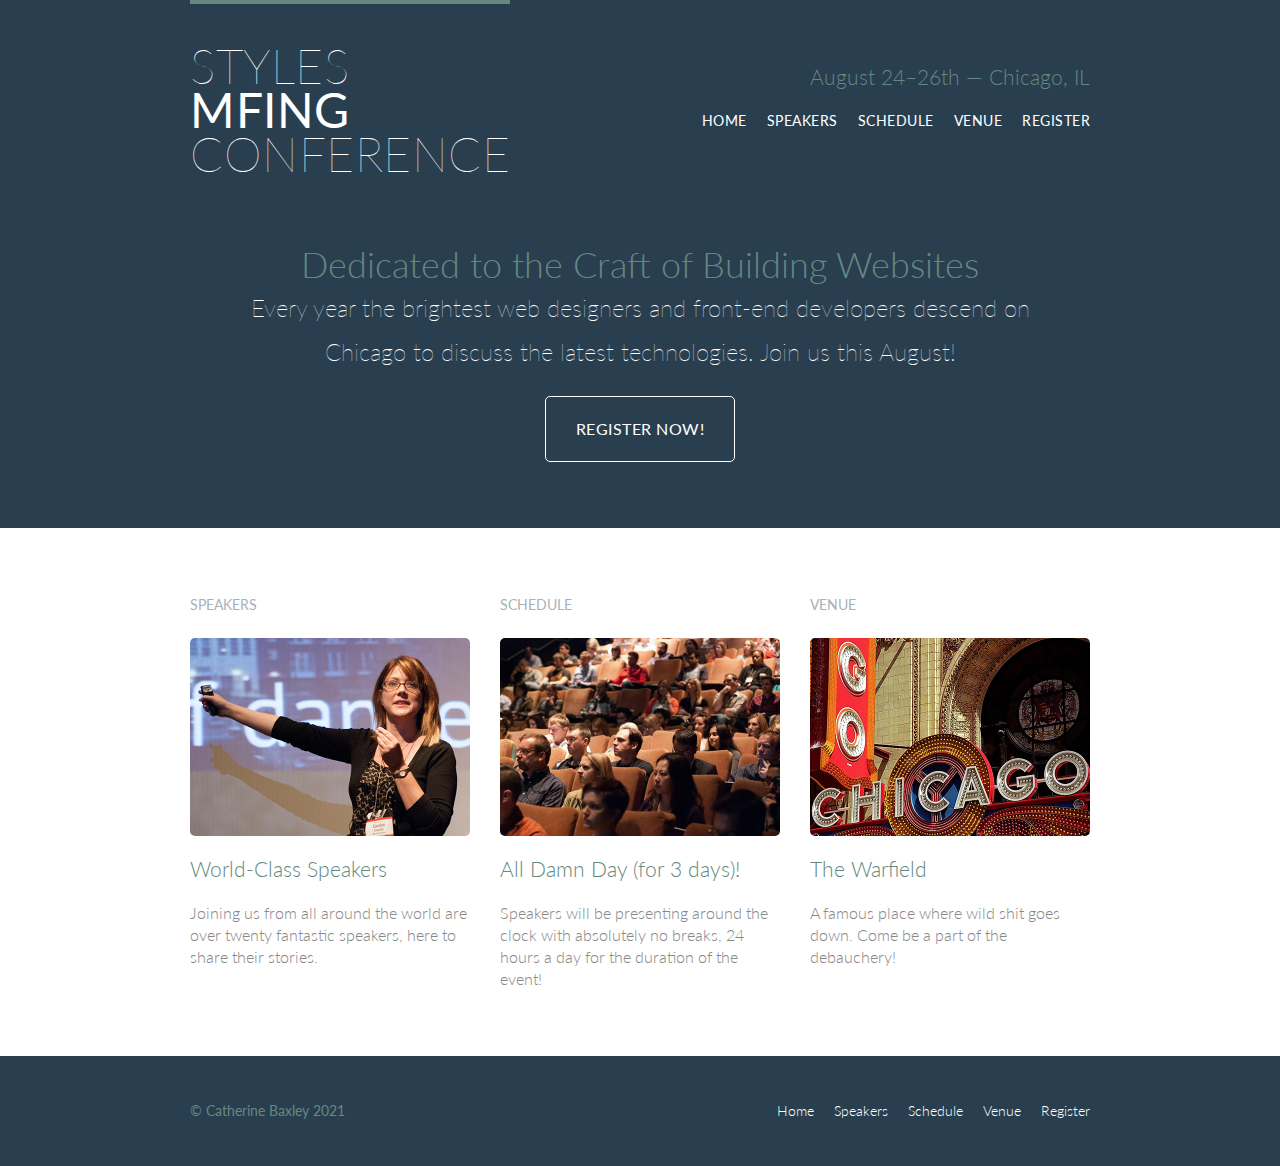
<file: styles- conference/index.html>
<!DOCTYPE HTML>
<html lang="en">

  <head>
    <meta charset="utf-8">
    <title>Styles Conference</title>
    <link rel="stylesheet" href="assets/stylesheets/main.css">
    <link rel="stylesheet" href="http://fonts.googleapis.com/css?family=Lato:100,300,400">
  </head>

  <body>

    <!-- Header -->

    <header class="primary-header container group">

      <h1 class="logo">
        <a href="index.html">Styles<br><strong>MFing</strong><br>Conference</a>
      </h1>

      <h3 class="tagline">August 24&ndash;26th &mdash; Chicago, IL</h3>

      <nav class="nav primary-nav">
        <ul>
          <li><a href="index.html">Home</a></li><!--
          --><li><a href="speakers.html">Speakers</a></li><!--
          --><li><a href="schedule.html">Schedule</a></li><!--
          --><li><a href="venue.html">Venue</a></li><!--
          --><li><a href="register.html">Register</a></li>
        </ul>
      </nav>

    </header>

    <!-- Hero -->

    <section class="hero container">

      <h2>Dedicated to the Craft of Building Websites</h2>

      <p>Every year the brightest web designers and front-end developers descend on Chicago to discuss the latest technologies. Join us this August!</p>

      <a href=register.html class="btn btn-alt">Register Now!</a>

    </section>

    <!-- Teasers -->

        <section class="row">
          <div class="grid">

            <!-- Speakers -->

            <section class="teaser col-1-3">
              <h5>Speakers</h5>
              <a href="speakers.html">
                <img src="assets/images/home/speakers.jpg" alt="Professional Speaker">
                <h3>World-Class Speakers</h3>
              </a>
              <p>Joining us from all around the world are over twenty fantastic speakers, here to share their stories.</p>
            </section><!--

              Schedule

            --><section class="teaser col-1-3">
              <h5>Schedule</h5>
              <a href="schedule.html">
                <img src="assets/images/home/schedule.jpg" alt="Conference Schedule">
                <h3>All Damn Day (for 3 days)!</h3>
              </a>
              <p>Speakers will be presenting around the clock with absolutely no breaks, 24 hours a day for the duration of the event!</p>
            </section><!--

              Venue

            --><section class="teaser col-1-3">
              <h5>Venue</h5>
              <a href="speakers.html">
                <img src="assets/images/home/venue.jpg" alt="Conference Venue">
                <h3>The Warfield</h3>
              </a>
              <p>A famous place where wild shit goes down. Come be a part of the debauchery!</p>
            </section>

          </div>
        </section>

        <!-- Footer -->

      <footer class="primary-footer container group">

        <small>&copy; Catherine Baxley 2021</small>

        <nav class="nav">
          <ul>
            <li><a href="index.html">Home</a></li><!--
            --><li><a href="speakers.html">Speakers</a></li><!--
            --><li><a href="schedule.html">Schedule</a></li><!--
            --><li><a href="venue.html">Venue</a></li><!--
            --><li><a href="register.html">Register</a></li>
          </ul>
        </nav>

      </footer>

  </body>
</html>
</file>
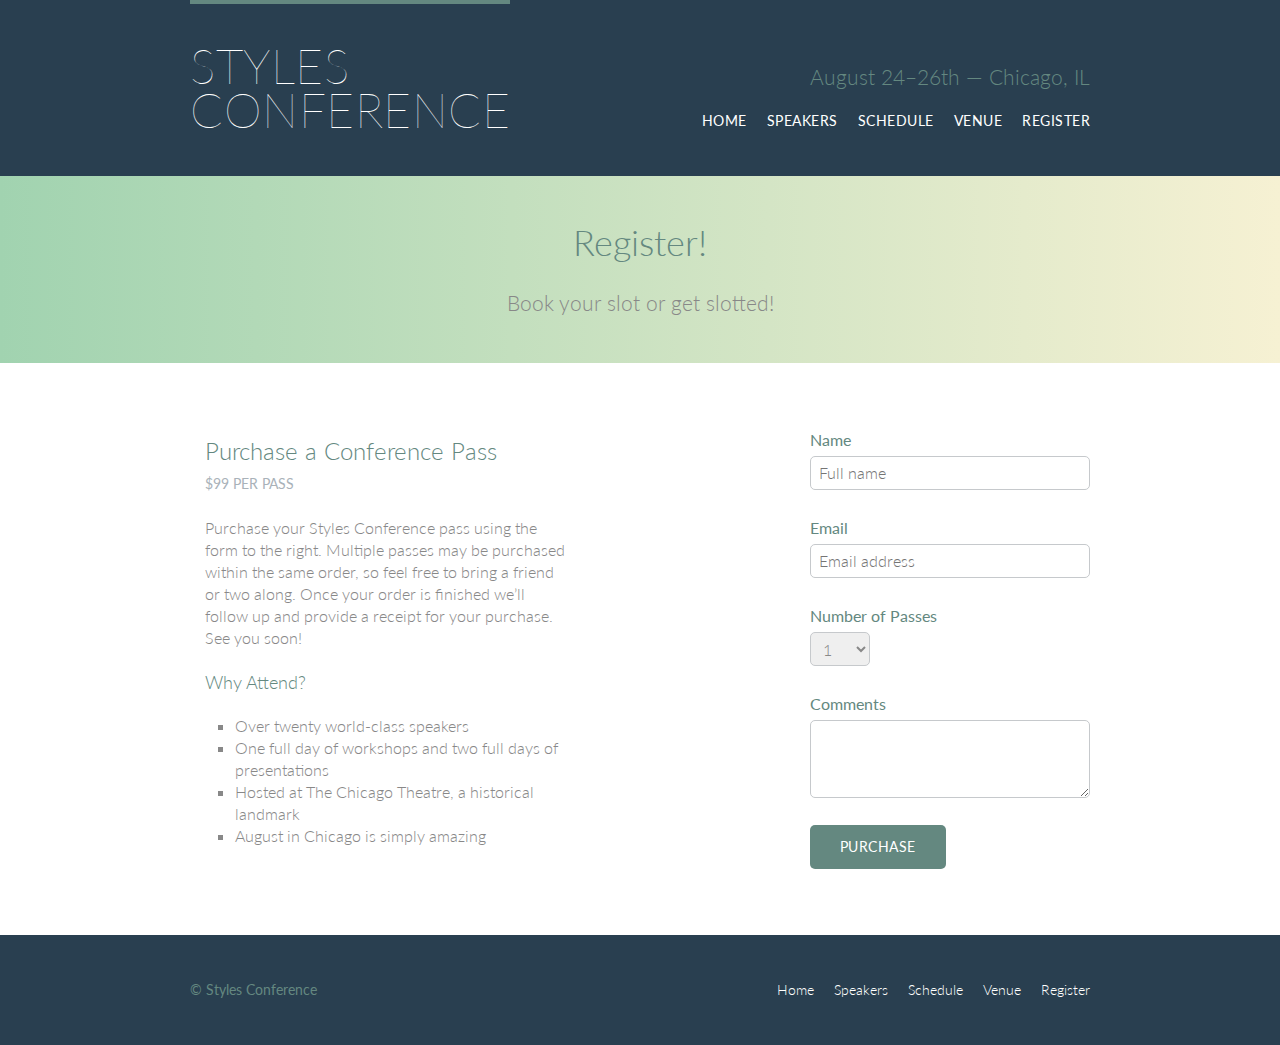
<file: styles- conference/register.html>
<!DOCTYPE HTML>
<html lang="en">

  <head>
    <meta charset="utf-8">
    <title>Styles Conference</title>
    <link rel="stylesheet" href="assets/stylesheets/main.css">
    <link rel="stylesheet"
  href="http://fonts.googleapis.com/css?family=Lato:100,300,400">
  </head>

  <body>

    <!-- Header -->

    <header class="primary-header container group">

      <h1 class="logo">
        <a href="index.html">Styles<br>Conference</a>
      </h1>

      <h3 class="tagline">August 24&ndash;26th &mdash; Chicago, IL</h3>

      <nav class="nav primary-nav">
        <ul>
          <li><a href="index.html">Home</a></li><!--
          --><li><a href="speakers.html">Speakers</a></li><!--
          --><li><a href="schedule.html">Schedule</a></li><!--
          --><li><a href="venue.html">Venue</a></li><!--
          --><li><a href="register.html">Register</a></li>
        </ul>
      </nav>

    </header>

    <!-- Lead -->

    <section class="row-alt">
      <div class="lead container">

        <h1>Register!</h1>

        <p>Book your slot or get slotted!</p>

      </div>
    </section>

    <section class="row">
      <div class="grid">
        <section class="col-2-3">
          <section class="col-2-3">

            <h2>Purchase a Conference Pass</h2>
            <h5>$99 per Pass</h5>

            <p>Purchase your Styles Conference pass using the form to the right. Multiple passes may be purchased within the same order, so feel free to bring a friend or two along. Once your order is finished we&#8217;ll follow up and provide a receipt for your purchase. See you soon!</p>

            <h4>Why Attend?</h4>

            <ul class="why-attend">
            <li>Over twenty world-class speakers</li>
              <li>One full day of workshops and two full days of presentations</li>
              <li>Hosted at The Chicago Theatre, a historical landmark</li>
              <li>August in Chicago is simply amazing</li>
            </ul>

          </section>
        </section><!--

        --><form class="col-1-3" action="#" method="post">

          <fieldset class="register-group">

            <label>
              Name
              <input type="text" name="name" placeholder="Full name" required>
            </label>

            <label>
              Email
              <input type="email" name="email" placeholder="Email address" required>
            </label>

            <label>
              Number of Passes
              <select name="quantity" required>
                <option value="1" selected>1</option>
                <option value="2">2</option>
                <option value="3">3</option>
                <option value="4">4</option>
                <option value="5">5</option>
              </select>
            </label>

            <label>
              Comments
              <textarea name="comments"></textarea>
            </label>

          </fieldset>

          <input class="btn btn-default" type="submit" name="submit" value="Purchase">

        </form>

      </div>
    </section>


    <!-- Footer -->

    <footer class="primary-footer container group">

      <small>&copy; Styles Conference</small>

      <nav class="nav">
        <ul>
          <li><a href="index.html">Home</a></li><!--
          --><li><a href="speakers.html">Speakers</a></li><!--
          --><li><a href="schedule.html">Schedule</a></li><!--
          --><li><a href="venue.html">Venue</a></li><!--
          --><li><a href="register.html">Register</a></li>
        </ul>
      </nav>

    </footer>

</body>
</html>
</file>
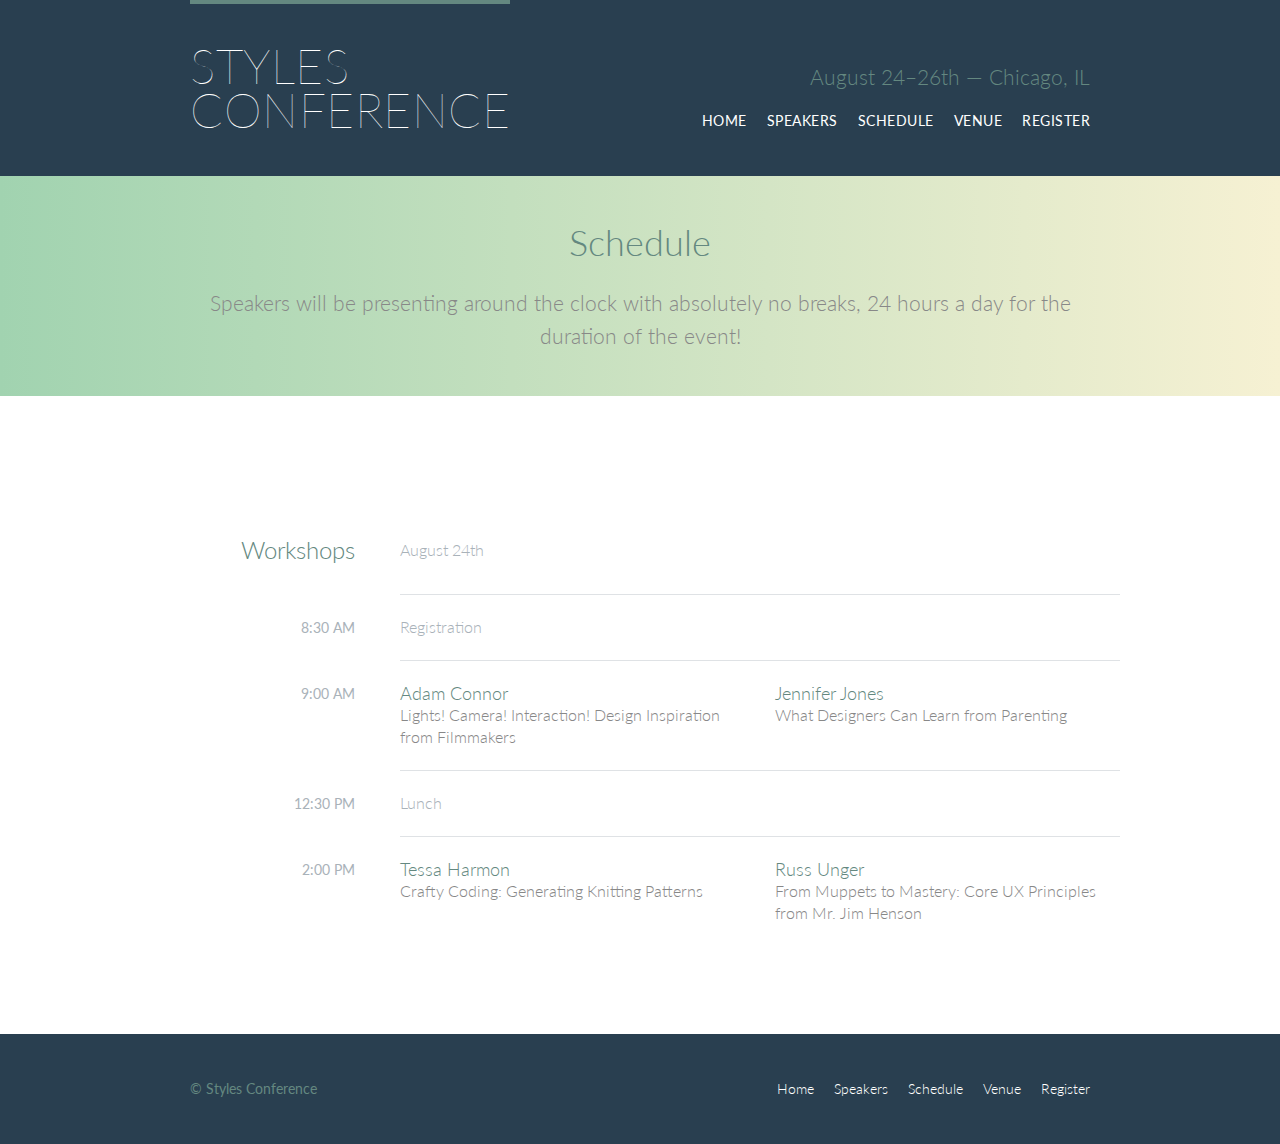
<file: styles- conference/schedule.html>
<!DOCTYPE HTML>
<html lang="en">

  <head>
    <meta charset="utf-8">
    <title>Styles Conference</title>
    <link rel="stylesheet" href="assets/stylesheets/main.css">
    <link rel="stylesheet" href="http://fonts.googleapis.com/css?family=Lato:100,300,400">
  </head>

  <body>

    <!-- Header -->

    <header class="primary-header container group">

      <h1 class="logo">
        <a href="index.html">Styles<br>Conference</a>
      </h1>

      <h3 class="tagline">August 24&ndash;26th &mdash; Chicago, IL</h3>

      <nav class="nav primary-nav">
        <ul>
          <li><a href="index.html">Home</a></li><!--
          --><li><a href="speakers.html">Speakers</a></li><!--
          --><li><a href="schedule.html">Schedule</a></li><!--
          --><li><a href="venue.html">Venue</a></li><!--
          --><li><a href="register.html">Register</a></li>
        </ul>
      </nav>

    </header>

    <!-- Lead -->

    <section class="row-alt">
      <div class="lead container">

        <h1>Schedule</h1>

        <p>Speakers will be presenting around the clock with absolutely no breaks, 24 hours a day for the duration of the event!</p>

      </div>
    </section>

    <section class="row">
      <div class="container">

        <section class="row">
          <div class="container">

            <table>
              <thead>
                <tr>
                  <th scope="row">
                    Workshops
                  </th>
                  <td class="schedule-offset" colspan="2">
                    August 24th
                  </td>
                </tr>
              </thead>
              <tbody>
                <tr>
                  <th scope="row">
                    <time datetime="08:30:00">8:30 AM</time>
                  </th>
                  <td class="schedule-offset" colspan="2">
                    Registration
                  </td>
                </tr>
                <tr>
                  <th scope="row">
                    <time datetime="09:00:00">9:00 AM</time>
                  </th>
                  <td>
                    <a href="speakers.html#adam-connor">
                      <h4>Adam Connor</h4>
                      Lights! Camera! Interaction! Design Inspiration from Filmmakers
                    </a>
                  </td>
                  <td>
                    <a href="speakers.html#jennifer-jones">
                      <h4>Jennifer Jones</h4>
                      What Designers Can Learn from Parenting
                    </a>
                  </td>
                </tr>
                <tr>
                  <th scope="row">
                    <time datetime="12:30:00">12:30 PM</time>
                  </th>
                  <td class="schedule-offset"  colspan="2">
                    Lunch
                  </td>
                </tr>
                <tr>
                  <th scope="row">
                    <time datetime="14:00">2:00 PM</time>
                  </th>
                  <td>
                    <a href="speakers.html#tessa-harmon">
                      <h4>Tessa Harmon</h4>
                      Crafty Coding: Generating Knitting Patterns
                    </a>
                  </td>
                  <td>
                    <a href="speakers.html#russ-unger">
                      <h4>Russ Unger</h4>
                      From Muppets to Mastery: Core UX Principles from Mr. Jim Henson
                    </a>
                  </td>
                </tr>
              </tbody>
            </table>


          </div>
        </section>

      </div>
    </section>


    <!-- Footer -->

    <footer class="primary-footer container group">

      <small>&copy; Styles Conference</small>

      <nav class="nav">
        <ul>
          <li><a href="index.html">Home</a></li><!--
          --><li><a href="speakers.html">Speakers</a></li><!--
          --><li><a href="schedule.html">Schedule</a></li><!--
          --><li><a href="venue.html">Venue</a></li><!--
          --><li><a href="register.html">Register</a></li>
        </ul>
      </nav>

    </footer>

  </body>
</html>
</file>
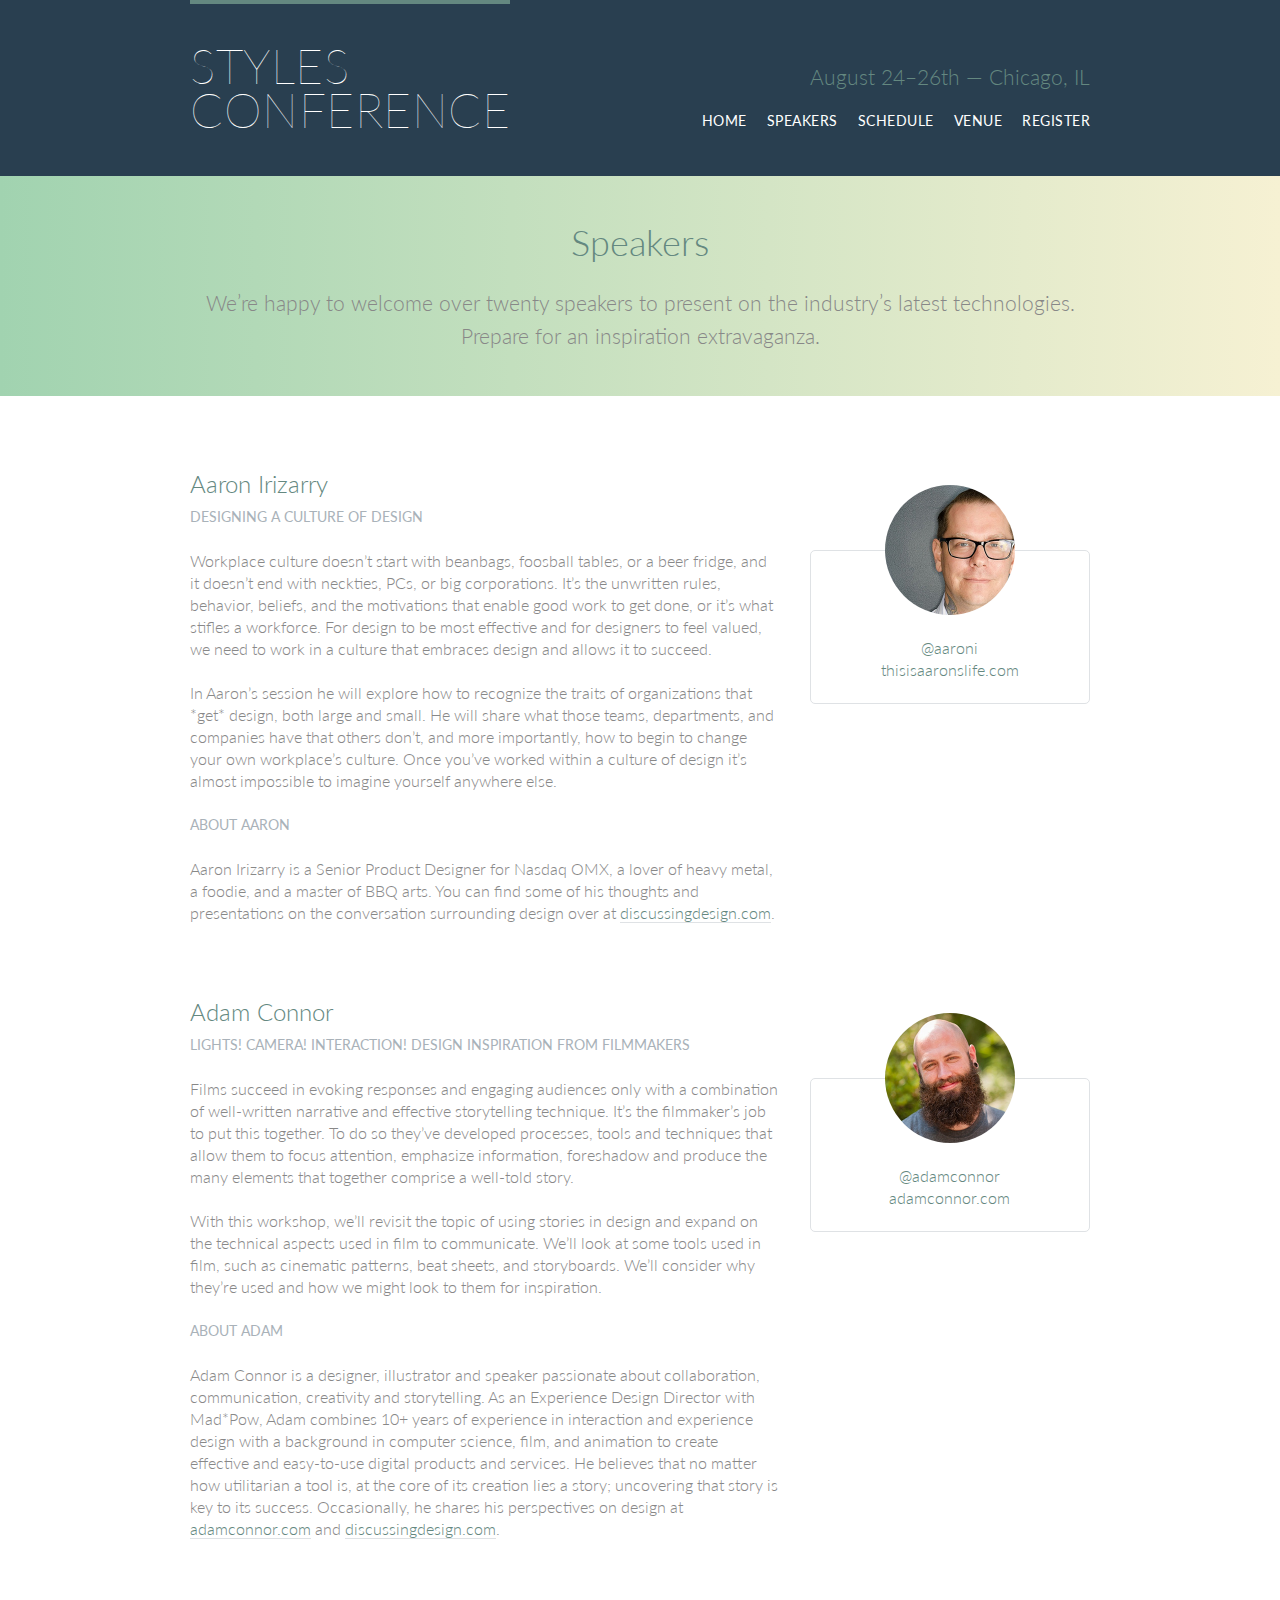
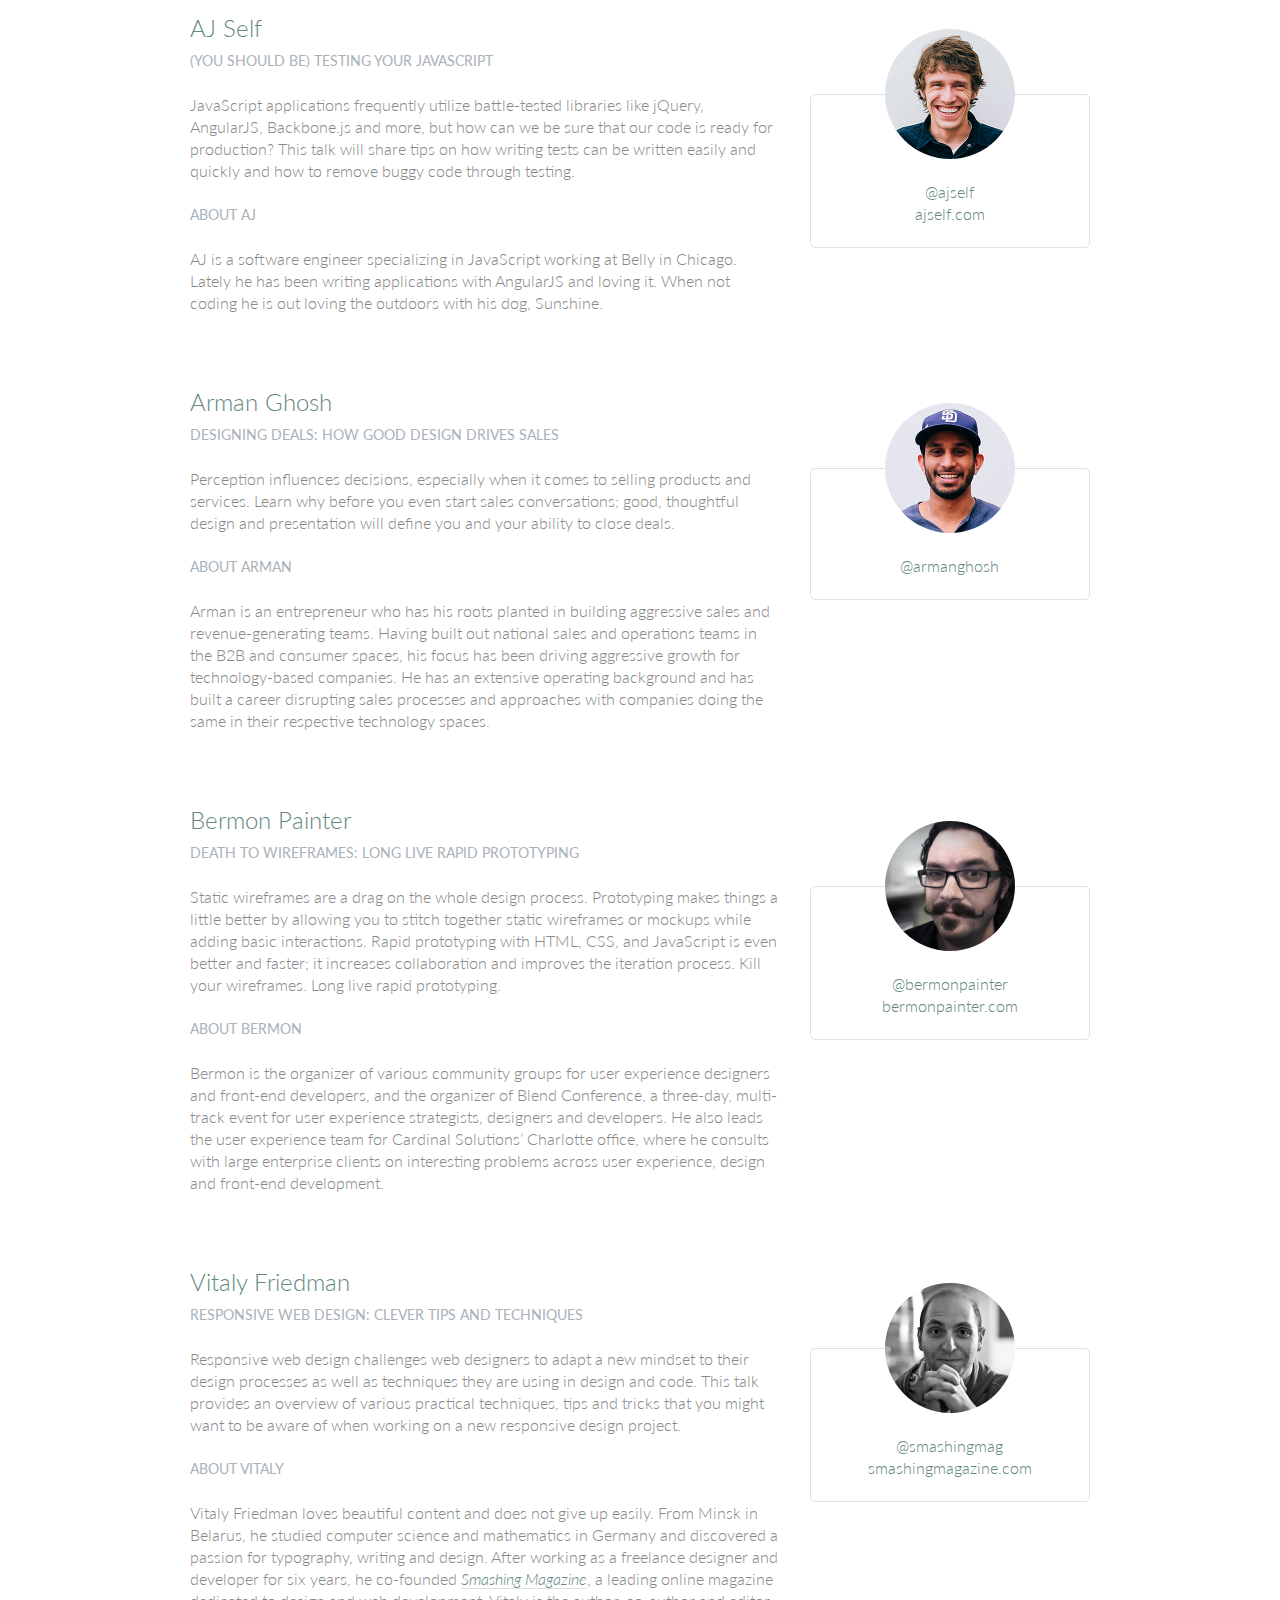
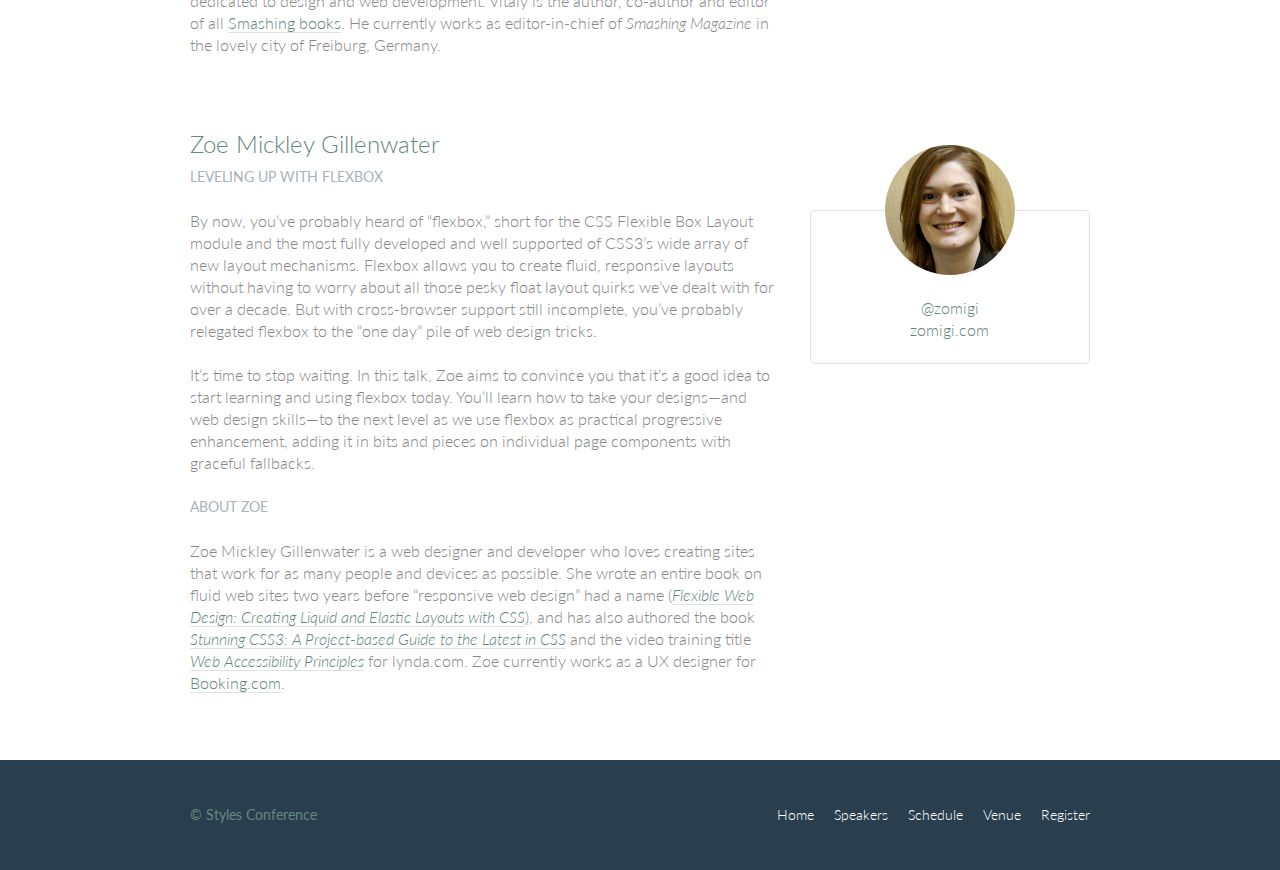
<file: styles- conference/speakers.html>
<!DOCTYPE HTML>
<html lang="en">

  <head>
    <meta charset="utf-8">
    <title>Speakers- Styles Conference</title>
    <link rel="stylesheet" href="assets/stylesheets/main.css">
    <link rel="stylesheet" href="http://fonts.googleapis.com/css?family=Lato:100,300,400">
  </head>

  <body>

    <!-- Header -->

    <header class="primary-header container group">

      <h1 class="logo">
        <a href="index.html">Styles<br>Conference</a>
      </h1>

      <h3 class="tagline">August 24&ndash;26th &mdash; Chicago, IL</h3>
      <nav class="nav primary-nav">
        <ul>
          <li><a href="index.html">Home</a></li><!--
          --><li><a href="speakers.html">Speakers</a></li><!--
          --><li><a href="schedule.html">Schedule</a></li><!--
          --><li><a href="venue.html">Venue</a></li><!--
          --><li><a href="register.html">Register</a></li>
        </ul>
      </nav>

    </header>

    <!-- Lead -->

    <section class="row-alt">
      <div class="lead container">

        <h1>Speakers</h1>

        <p>We&#8217;re happy to welcome over twenty speakers to present on the industry&#8217;s latest technologies. Prepare for an inspiration extravaganza.</p>

      </div>
    </section>

    <!-- Main content -->

    <section class="row">
      <div class="grid">

        <!-- Aaron Irizarry -->

        <section class="speaker" id="aaron-irizarry">

          <div class="col-2-3">

            <h2>Aaron Irizarry</h2>
            <h5>Designing a Culture of Design</h5>

            <p>Workplace culture doesn&#8217;t start with beanbags, foosball tables, or a beer fridge, and it doesn&#8217;t end with neckties, PCs, or big corporations. It&#8217;s the unwritten rules, behavior, beliefs, and the motivations that enable good work to get done, or it&#8217;s what stifles a workforce. For design to be most effective and for designers to feel valued, we need to work in a culture that embraces design and allows it to succeed.</p>

            <p>In Aaron&#8217;s session he will explore how to recognize the traits of organizations that *get* design, both large and small. He will share what those teams, departments, and companies have that others don&#8217;t, and more importantly, how to begin to change your own workplace&#8217;s culture. Once you&#8217;ve worked within a culture of design it&#8217;s almost impossible to imagine yourself anywhere else.</p>

            <h5>About Aaron</h5>

            <p>Aaron Irizarry is a Senior Product Designer for Nasdaq OMX, a lover of heavy metal, a foodie, and a master of BBQ arts. You can find some of his thoughts and presentations on the conversation surrounding design over at <a href="http://www.discussingdesign.com/">discussingdesign.com</a>.</p>

          </div><!--

          --><aside class="col-1-3">
            <div class="speaker-info">

              <img src="assets/images/speakers/aaron-irizarry.jpg" alt="Aaron Irizarry">

              <ul>
                <li><a href="https://twitter.com/aaroni">@aaroni</a></li>
                <li><a href="http://www.thisisaaronslife.com/">thisisaaronslife.com</a></li>
              </ul>

            </div>
          </aside>

        </section>

        <!-- Adam Connor -->

        <section class="speaker" id="adam-connor">

          <div class="col-2-3">

            <h2>Adam Connor</h2>
            <h5>Lights! Camera! Interaction! Design Inspiration from Filmmakers</h5>

            <p>Films succeed in evoking responses and engaging audiences only with a combination of well-written narrative and effective storytelling technique. It&#8217;s the filmmaker&#8217;s job to put this together. To do so they&#8217;ve developed processes, tools and techniques that allow them to focus attention, emphasize information, foreshadow and produce the many elements that together comprise a well-told story.</p>

            <p>With this workshop, we&#8217;ll revisit the topic of using stories in design and expand on the technical aspects used in film to communicate. We&#8217;ll look at some tools used in film, such as cinematic patterns, beat sheets, and storyboards. We&#8217;ll consider why they&#8217;re used and how we might look to them for inspiration.</p>

            <h5>About Adam</h5>

            <p>Adam Connor is a designer, illustrator and speaker passionate about collaboration, communication, creativity and storytelling. As an Experience Design Director with Mad*Pow, Adam combines 10+ years of experience in interaction and experience design with a background in computer science, film, and animation to create effective and easy-to-use digital products and services. He believes that no matter how utilitarian a tool is, at the core of its creation lies a story; uncovering that story is key to its success. Occasionally, he shares his perspectives on design at <a href="http://adamconnor.com/">adamconnor.com</a> and <a href="http://www.discussingdesign.com/">discussingdesign.com</a>.</p>

          </div><!--

          --><aside class="col-1-3">
            <div class="speaker-info">

              <img src="assets/images/speakers/adam-connor.jpg" alt="Adam Connor">

              <ul>
                <li><a href="https://twitter.com/adamconnor">@adamconnor</a></li>
                <li><a href="http://adamconnor.com/">adamconnor.com</a></li>
              </ul>

            </div>
          </aside>

        </section>

        <!-- AJ Self -->

        <section class="speaker" id="aj-self">

          <div class="col-2-3">

            <h2>AJ Self</h2>
            <h5>(You Should Be) Testing Your JavaScript</h5>

            <p>JavaScript applications frequently utilize battle-tested libraries like jQuery, AngularJS, Backbone.js and more, but how can we be sure that our code is ready for production? This talk will share tips on how writing tests can be written easily and quickly and how to remove buggy code through testing.</p>

            <h5>About AJ</h5>

            <p>AJ is a software engineer specializing in JavaScript working at Belly in Chicago. Lately he has been writing applications with AngularJS and loving it. When not coding he is out loving the outdoors with his dog, Sunshine.</p>

          </div><!--

          --><aside class="col-1-3">
            <div class="speaker-info">

              <img src="assets/images/speakers/aj-self.jpg" alt="AJ Self">

              <ul>
                <li><a href="https://twitter.com/ajself">@ajself</a></li>
                <li><a href="http://www.ajself.com/">ajself.com</a></li>
              </ul>

            </div>
          </aside>

        </section>

        <!-- Arman Ghosh -->

        <section class="speaker" id="arman-ghosh">

          <div class="col-2-3">

            <h2>Arman Ghosh</h2>
            <h5>Designing Deals: How Good Design Drives Sales</h5>

            <p>Perception influences decisions, especially when it comes to selling products and services. Learn why before you even start sales conversations; good, thoughtful design and presentation will define you and your ability to close deals.</p>

            <h5>About Arman</h5>

            <p>Arman is an entrepreneur who has his roots planted in building aggressive sales and revenue-generating teams. Having built out national sales and operations teams in the B2B and consumer spaces, his focus has been driving aggressive growth for technology-based companies. He has an extensive operating background and has built a career disrupting sales processes and approaches with companies doing the same in their respective technology spaces.</p>

          </div><!--

          --><aside class="col-1-3">
            <div class="speaker-info">

              <img src="assets/images/speakers/arman-ghosh.jpg" alt="Arman Ghosh">

              <ul>
                <li><a href="https://twitter.com/armanghosh">@armanghosh</a></li>
              </ul>

            </div>
          </aside>

        </section>

        <!-- Bermon Painter -->

        <section class="speaker" id="bermon-painter">

          <div class="col-2-3">

            <h2>Bermon Painter</h2>
            <h5>Death to Wireframes: Long Live Rapid Prototyping</h5>

            <p>Static wireframes are a drag on the whole design process. Prototyping makes things a little better by allowing you to stitch together static wireframes or mockups while adding basic interactions. Rapid prototyping with HTML, CSS, and JavaScript is even better and faster; it increases collaboration and improves the iteration process. Kill your wireframes. Long live rapid prototyping.</p>

            <h5>About Bermon</h5>

            <p>Bermon is the organizer of various community groups for user experience designers and front-end developers, and the organizer of Blend Conference, a three-day, multi-track event for user experience strategists, designers and developers. He also leads the user experience team for Cardinal Solutions&#8217; Charlotte office, where he consults with large enterprise clients on interesting problems across user experience, design and front-end development.</p>

          </div><!--

          --><aside class="col-1-3">
            <div class="speaker-info">

              <img src="assets/images/speakers/bermon-painter.jpg" alt="Berman Painter">

              <ul>
                <li><a href="https://twitter.com/bermonpainter">@bermonpainter</a></li>
                <li><a href="http://bermonpainter.com/">bermonpainter.com</a></li>
              </ul>

            </div>
          </aside>

        </section>

        <!-- Vitaly Friedman -->

        <section class="speaker" id="vitaly-friedman">

          <div class="col-2-3">

            <h2>Vitaly Friedman</h2>
            <h5>Responsive Web Design: Clever Tips and Techniques</h5>

            <p>Responsive web design challenges web designers to adapt a new mindset to their design processes as well as techniques they are using in design and code. This talk provides an overview of various practical techniques, tips and tricks that you might want to be aware of when working on a new responsive design project.</p>

            <h5>About Vitaly</h5>

            <p>Vitaly Friedman loves beautiful content and does not give up easily. From Minsk in Belarus, he studied computer science and mathematics in Germany and discovered a passion for typography, writing and design. After working as a freelance designer and developer for six years, he co-founded <cite><a href="http://smashingmagazine.com/">Smashing Magazine</a></cite>, a leading online magazine dedicated to design and web development. Vitaly is the author, co-author and editor of all <a href="https://shop.smashingmagazine.com">Smashing books</a>. He currently works as editor-in-chief of <cite>Smashing Magazine</cite> in the lovely city of Freiburg, Germany.</p>

          </div><!--

          --><aside class="col-1-3">
            <div class="speaker-info">

              <img src="assets/images/speakers/vitaly-friedman.jpg" alt="Vitaly Friedman">

              <ul>
                <li><a href="https://twitter.com/smashingmag">@smashingmag</a></li>
                <li><a href="http://smashingmagazine.com/">smashingmagazine.com</a></li>
              </ul>

            </div>
          </aside>

        </section>

        <!-- Zoe Mickley Gillenwater -->

        <section id="zoe-mickley-gillenwater">

          <div class="col-2-3">

            <h2>Zoe Mickley Gillenwater</h2>
            <h5>Leveling Up with Flexbox</h5>

            <p>By now, you&#8217;ve probably heard of &#8220;flexbox,&#8221; short for the CSS Flexible Box Layout module and the most fully developed and well supported of CSS3&#8217;s wide array of new layout mechanisms. Flexbox allows you to create fluid, responsive layouts without having to worry about all those pesky float layout quirks we&#8217;ve dealt with for over a decade. But with cross-browser support still incomplete, you&#8217;ve probably relegated flexbox to the &#8220;one day&#8221; pile of web design tricks.</p>

            <p>It&#8217;s time to stop waiting. In this talk, Zoe aims to convince you that it&#8217;s a good idea to start learning and using flexbox today. You&#8217;ll learn how to take your designs—and web design skills—to the next level as we use flexbox as practical progressive enhancement, adding it in bits and pieces on individual page components with graceful fallbacks.</p>

            <h5>About Zoe</h5>

            <p>Zoe Mickley Gillenwater is a web designer and developer who loves creating sites that work for as many people and devices as possible. She wrote an entire book on fluid web sites two years before &#8220;responsive web design&#8221; had a name (<cite><a href="http://www.flexiblewebbook.com/">Flexible Web Design: Creating Liquid and Elastic Layouts with CSS</a></cite>), and has also authored the book <cite><a href="http://www.stunningcss3.com/">Stunning CSS3: A Project-based Guide to the Latest in CSS</a></cite> and the video training title <cite><a href="http://zomigi.com/publications/#pub-accessibility">Web Accessibility Principles</a></cite> for lynda.com. Zoe currently works as a UX designer for <a href="http://www.booking.com/">Booking.com</a>.</p>

          </div><!--

          --><aside class="col-1-3">
            <div class="speaker-info">

              <img src="assets/images/speakers/zoe-mickley-gillenwater.jpg" alt="Zoe Mickinley Gillenwater">

              <ul>
                <li><a href="https://twitter.com/zomigi">@zomigi</a></li>
                <li><a href="http://zomigi.com/">zomigi.com</a></li>
              </ul>

            </div>
          </aside>

        </section>

      </div>
    </section>

    <!-- Footer -->

    <footer class="primary-footer container group">

      <small>&copy; Styles Conference</small>

      <nav class="nav">
        <ul>
          <li><a href="index.html">Home</a></li><!--
          --><li><a href="speakers.html">Speakers</a></li><!--
          --><li><a href="schedule.html">Schedule</a></li><!--
          --><li><a href="venue.html">Venue</a></li><!--
          --><li><a href="register.html">Register</a></li>
        </ul>
      </nav>

    </footer>

</body>
</html>
</file>
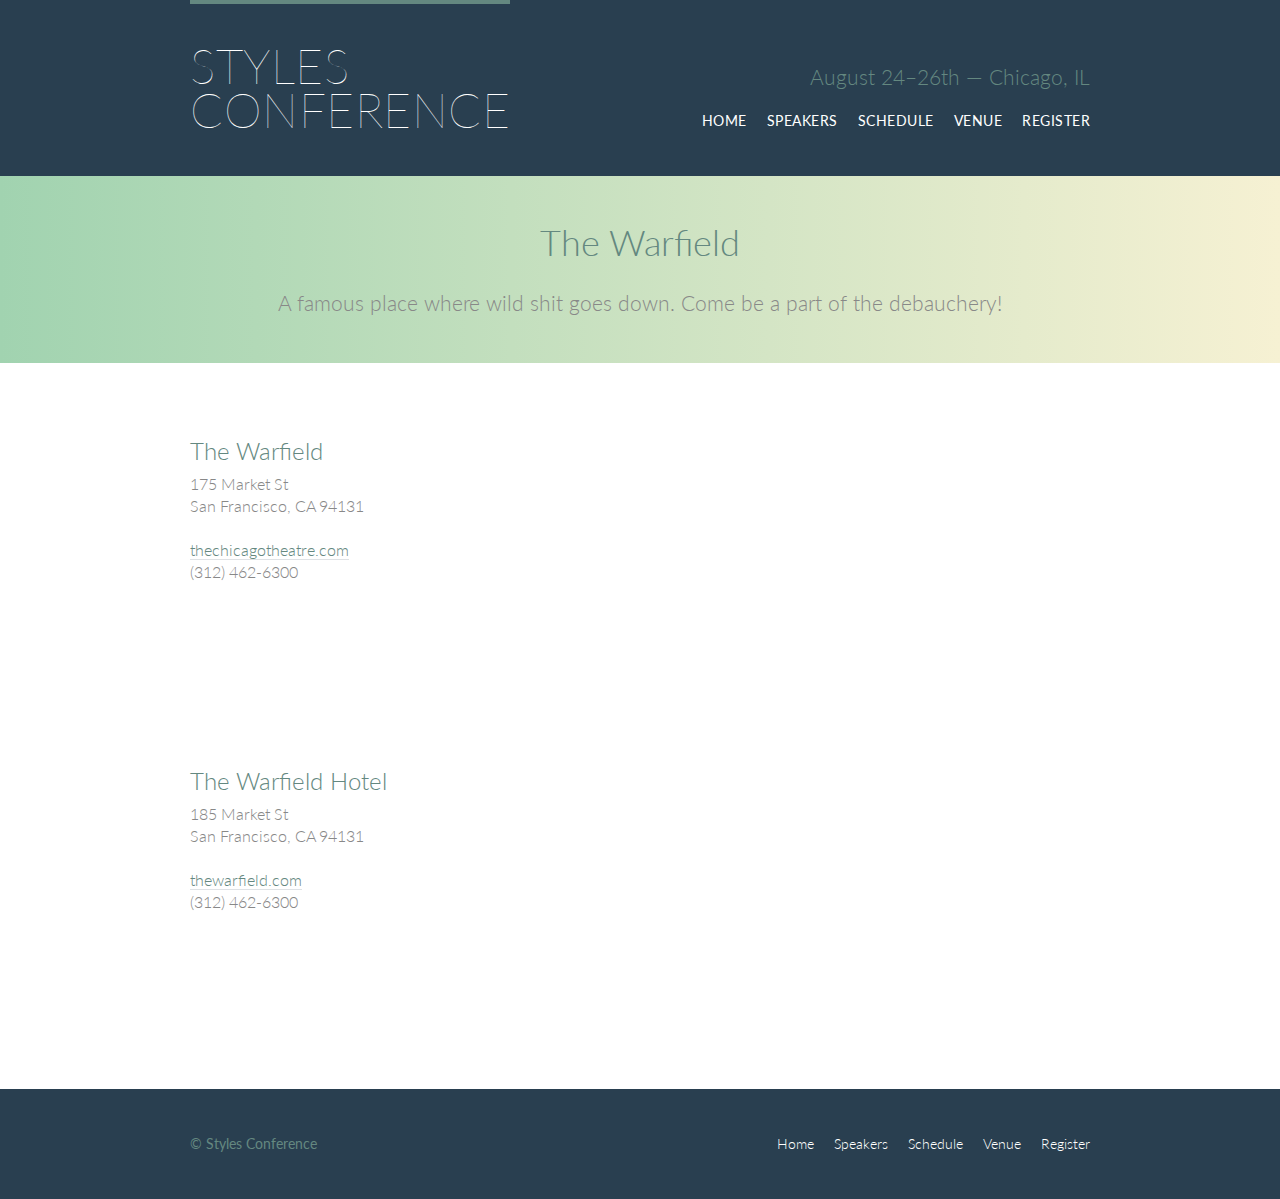
<file: styles- conference/venue.html>
<!DOCTYPE HTML>
<html lang="en">

  <head>
    <meta charset="utf-8">
    <title>Styles Conference</title>
    <link rel="stylesheet" href="assets/stylesheets/main.css">
    <link rel="stylesheet" href="http://fonts.googleapis.com/css?family=Lato:100,300,400">
  </head>

  <body>

    <!-- Header -->

    <header class="primary-header container group">

      <h1 class="logo">
        <a href="index.html">Styles<br>Conference</a>
      </h1>

      <h3 class="tagline">August 24&ndash;26th &mdash; Chicago, IL</h3>

      <nav class="nav primary-nav">
        <ul>
          <li><a href="index.html">Home</a></li><!--
          --><li><a href="speakers.html">Speakers</a></li><!--
          --><li><a href="schedule.html">Schedule</a></li><!--
          --><li><a href="venue.html">Venue</a></li><!--
          --><li><a href="register.html">Register</a></li>
        </ul>
      </nav>

    </header>

    <!-- Lead -->

    <section class="row-alt">
      <div class="lead container">

        <h1>The Warfield</h1>

        <p>A famous place where wild shit goes down. Come be a part of the debauchery!</p>

      </div>
    </section>

    <section class="row">
      <div class="grid">

        <section class="venue-theatre">

          <div class="col-1-3">
            <h2>The Warfield</h2>
            <p>175 Market St <br> San Francisco, CA 94131</p>
            <p><a href="http://www.thechicagotheatre.com/">thechicagotheatre.com</a> <br> (312) 462-6300</p>
          </div><!--

          --><iframe class="venue-map col-2-3" src="https://www.google.com/maps/embed?pb=!1m5!3m3!1m2!1s0x880e2ca55810a493%3A0x4700ddf60fcbfad6!2schicago+theatre!5e0!3m2!1sen!2sus!4v1388701393606"></iframe>

        </section>

        <section class="venue-hotel">

          <div class="col-1-3">
            <h2>The Warfield Hotel</h2>
            <p>185 Market St <br> San Francisco, CA 94131</p>
            <p><a href="http://www.thewarfield.com/">thewarfield.com</a> <br> (312) 462-6300</p>
          </div><!--

          --><iframe class="venue-map col-2-3" src="https://www.google.com/maps/embed?pb=!1m5!3m3!1m2!1s0x880e2ca55810a493%3A0x4700ddf60fcbfad6!2schicago+theatre!5e0!3m2!1sen!2sus!4v1388701393606"></iframe>

        </section>

      </div>
    </section>


    <!-- Footer -->

    <footer class="primary-footer container group">

      <small>&copy; Styles Conference</small>

      <nav class="nav">
        <ul>
          <li><a href="index.html">Home</a></li><!--
          --><li><a href="speakers.html">Speakers</a></li><!--
          --><li><a href="schedule.html">Schedule</a></li><!--
          --><li><a href="venue.html">Venue</a></li><!--
          --><li><a href="register.html">Register</a></li>
        </ul>
      </nav>

    </footer>

</body>
</html>
</file>
<file: styles- conference/assets/stylesheets/main.css>
/* http://meyerweb.com/eric/tools/css/reset/
   v2.0 | 20110126
   License: none (public domain)
*/

html, body, div, span, applet, object, iframe,
h1, h2, h3, h4, h5, h6, p, blockquote, pre,
a, abbr, acronym, address, big, cite, code,
del, dfn, em, img, ins, kbd, q, s, samp,
small, strike, strong, sub, sup, tt, var,
b, u, i, center,
dl, dt, dd, ol, ul, li,
fieldset, form, label, legend,
table, caption, tbody, tfoot, thead, tr, th, td,
article, aside, canvas, details, embed,
figure, figcaption, footer, header, hgroup,
menu, nav, output, ruby, section, summary,
time, mark, audio, video {
	margin: 0;
	padding: 0;
	border: 0;
	font-size: 100%;
	font: inherit;
	vertical-align: baseline;
}
/* HTML5 display-role reset for older browsers */
article, aside, details, figcaption, figure,
footer, header, hgroup, menu, nav, section {
	display: block;
}
body {
	line-height: 1;
}
ol, ul {
	list-style: none;
}
blockquote, q {
	quotes: none;
}
blockquote:before, blockquote:after,
q:before, q:after {
	content: '';
	content: none;
}
table {
	border-collapse: collapse;
	border-spacing: 0;
}

/*
  ========================================
  Custom styles
  ========================================
*/
body {
  background: #293f50;
  color: #888;
  font: 300 16px/22px "Lato", "Open Sans", "Helvetica Neue", Helvetica, Arial, sans-serif;
}
h1, h2, h3, h4 {
  color: #648880;
}
h1 {
  font-size: 36px;
  line-height: 44px;
}
h2 {
  font-size: 24px;
  line-height: 44px;
}
h3 {
  font-size: 21px;
}
h4 {
  font-size: 18px;
}
h5 {
  color: #a9b2b9;
  font-size: 14px;
  font-weight: 400;
}
strong {
  font-weight: 400;
}
cite, em {
  font-style: italic;
}


/*
  ========================================
  Links
  ========================================
*/

a {
  color: #648880;
  text-decoration: none;
}
a:hover {
  color: #a9b2b9;
}
p a {
  border-bottom: 1px solid #dfe2e5;
}


/*
  ========================================
  Grid
  ========================================
*/
*,
*:before,
*:after {
  -webkit-box-sizing: border-box;
     -moz-box-sizing: border-box;
          box-sizing: border-box;
}
.container {
  margin: 0 auto;
  padding-left: 30px;
  padding-right: 30px;
  width: 960px;
}
.col-1-3 {
  width: 33.33%;
}
.col-2-3 {
  width: 66.66%;
}
.col-1-3,
.col-2-3 {
  display: inline-block;
  vertical-align: top;
}
.grid,
.col-1-3,
.col-2-3 {
  padding-left: 15px;
  padding-right: 15px;
}
.container,
.grid {
  margin: 0 auto;
  width: 960px;
}
.container {
  padding-left: 30px;
  padding-right: 30px;
}



/*
  ========================================
  Typography
  ========================================
*/

h1, h3, h4, h5, p {
  margin-bottom: 22px;
}
h5 {
  color: #a9b2b9;
  font-size: 14px;
  font-weight: 400;
  text-transform: uppercase;
}


/*
  ========================================
  Buttons
  ========================================
*/

.btn {
  border-radius: 5px;
  color: #fff;
  cursor: pointer;
  display: inline-block;
  font-weight: 400;
  letter-spacing: .5px;
  margin: 0;
  text-transform: uppercase;
}
.btn-alt {
  border: 1px solid #fff;
  padding: 10px 30px;
}
.btn-alt:hover {
  background: #fff;
  color: #648880;
}
.btn-default {
  border: 0;
  background: #648880;
  padding: 11px 30px;
  font-size: 14px;
}
.btn-default:hover {
  background: #77a198;
}


/*
  ========================================
  Home
  ========================================
*/

.hero {
  color: #fff;
  line-height: 44px;
  padding: 22px 80px 66px 80px;
  text-align: center;
}

.hero h2 {
  font-size: 36px;
}
.hero p {
  font-size: 24px;
  font-weight: 100;
}
.teaser a:hover h3 {
  color: #a9b2b9;
}
.teaser img {
  border-radius: 5px;
  display: block;
  margin-bottom: 22px;
  max-width: 100%
}


/*
  ========================================
  Clearfix
  ========================================
*/

.group:before,
.group:after {
  content: "";
  display: table;
}
.group:after {
  clear: both;
}
.group {
  clear: both;
  *zoom: 1;
}

/*
  ========================================
  Rows
  ========================================
*/

.row,
.row-alt{
  min-width: 960px;
}
.row {
  background: #fff;
  padding: 66px 0 44px 0;
}
.row-alt {
   background: #cbe2c1;
   background: -webkit-linear-gradient(to right, #a1d3b0, #f6f1d3);
   background: -moz-linear-gradient(to right, #a1d3b0, #f6f1d3);
   background: linear-gradient(to right, #a1d3b0, #f6f1d3);
   padding: 44px 0 22px 0;
 }

/*
  ========================================
  Primary header
  ========================================
*/

.logo {
  border-top: 4px solid #648880;
  float: left;
  font-size: 48px;
  font-weight: 100;
  letter-spacing: .5px;
  line-height: 44px;
  padding: 40px 0 22px 0;
  text-transform: uppercase;
}
.tagline {
  margin: 66px 0 22px 0;
  text-align: right;
}
.primary-nav {
  font-size: 14px;
  font-weight: 400;
  letter-spacing: .5px;
  text-transform: uppercase;
}
.primary-header a {
  color: #fff;
}
.primary-header a:hover {
  color: #648880;
}

/*
  ========================================
  Primary footer
  ========================================
*/

.primary-footer {
  color: #648880;
  font-size: 14px;
  padding-bottom: 44px;
  padding-top: 44px;
}
.primary-footer small {
  float: left;
  font-weight: 400;
}
.primary-footer a {
  color: #fff;
}
.primary-footer a:hover {
  color: #648880;
}


/*
  ========================================
  Navigation
  ========================================
*/

.nav {
  text-align: right;
}
.nav li {
  display: inline-block;
  margin: 0 10px;
  vertical-align: top;
}
.nav li:last-child {
  margin-right: 0;
}


/*
  ========================================
  Leads
  ========================================
*/

.lead {
  text-align: center;
}
.lead p {
  font-size: 21px;
  line-height: 33px;
}

/*
  ========================================
  Speakers
  ========================================
*/

.speaker-info {
  border: 1px solid #dfe2e5;
  border-radius: 5px;
  margin-top: 88px;
  padding-bottom: 22px;
  text-align: center;
}
.speaker {
  margin-bottom: 44px;
}
.speaker-info img {
  border-radius: 50%;
  height: 130px;
  margin: -66px 0 22px 0;
  vertical-align: top;
}

/*
  ========================================
  Schedule
  ========================================
*/

table {
  margin-bottom: 44px;
  width: 100%;
}
table:last-child {
  margin-bottom: 0;
}
th,
td {
  padding-bottom: 22px;
  vertical-align: top;
}
th {
  padding-right: 45px;
  text-align: right;
  width: 20%;
}
td {
  width: 40%;
}
thead {
  line-height: 44px;
}
thead th {
  color: #648880;
  font-size: 24px;
}
tbody th {
  color: #a9b2b9;
  font-size: 14px;
  font-weight: 400;
  padding-top: 22px;
  text-transform: uppercase;
}
tbody td {
  border-top: 1px solid #dfe2e5;
  padding-top: 21px;
}
tbody td:first-of-type {
  padding-right: 15px;
}
tbody td:last-of-type {
  padding-left: 15px;
}
tbody td:only-of-type {
  padding-left: 0;
  padding-right: 0;
}
table a {
  color: #888;
}
table h4 {
  margin-bottom: 0;
}
.schedule-offset {
  color: #a9b2b9;
}

/*
  ========================================
  Venue
  ========================================
*/

.venue-theatre {
  margin-bottom: 66px;
}
.venue-hotel {
  margin-bottom: 22px;
}
.venue-map {
  height: 264px;
}

/*
  ========================================
  Register
  ========================================
*/

.why-attend {
  list-style: square;
  margin: 0 0 22px 30px;
}
form {
  margin-bottom: 22px;
}
input,
select,
textarea {
  font: 300 16px/22px "Lato", "Open Sans", "Helvetica Neue", Helvetica, Arial, sans-serif;
}
.register-group label {
  color: #648880;
  cursor: pointer;
  font-weight: 400;
}
.register-group input,
.register-group select,
.register-group textarea {
  border: 1px solid #c6c9cc;
  border-radius: 5px;
  color: #888;
  display: block;
  margin: 5px 0 27px 0;
  padding: 5px 8px;
}
.register-group input,
.register-group textarea {
  width: 100%;
}
.register-group select {
  height: 34px;
  width: 60px;
}
.register-group textarea {
  height: 78px;
}
</file>
